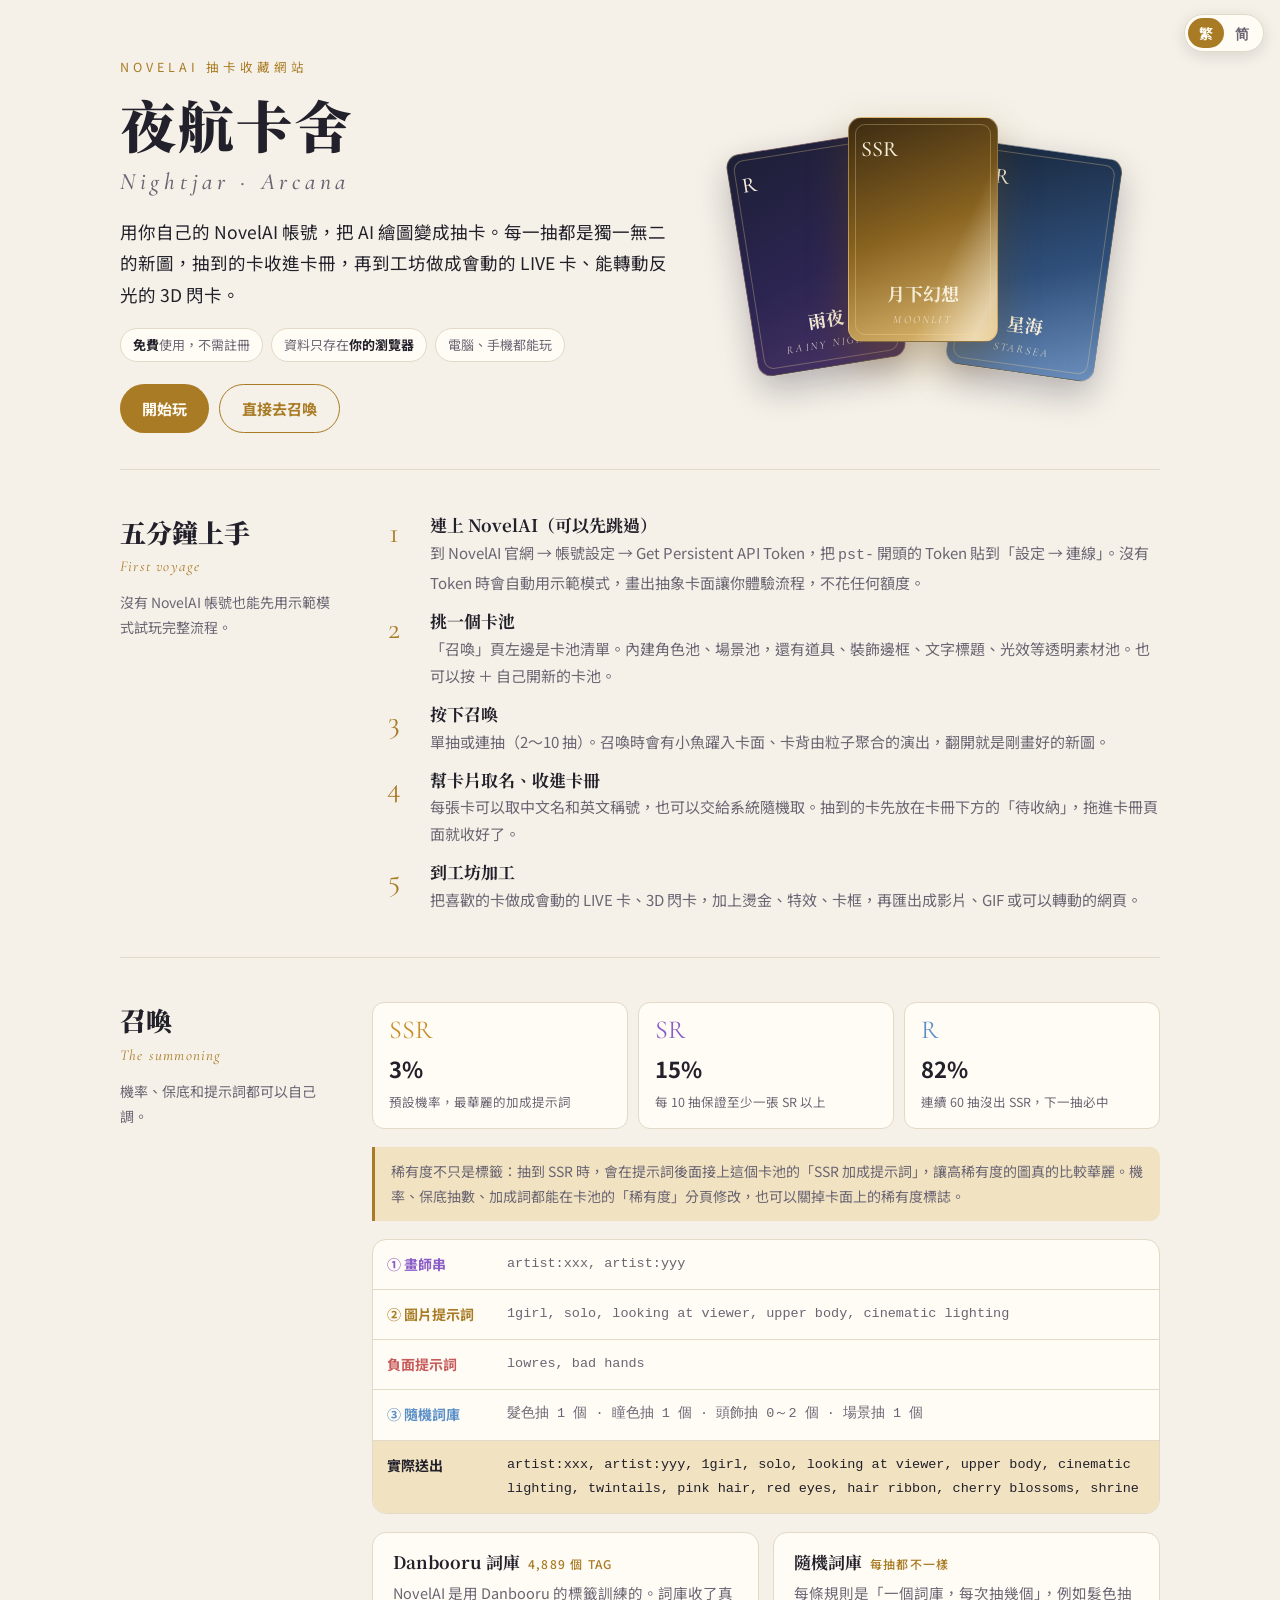
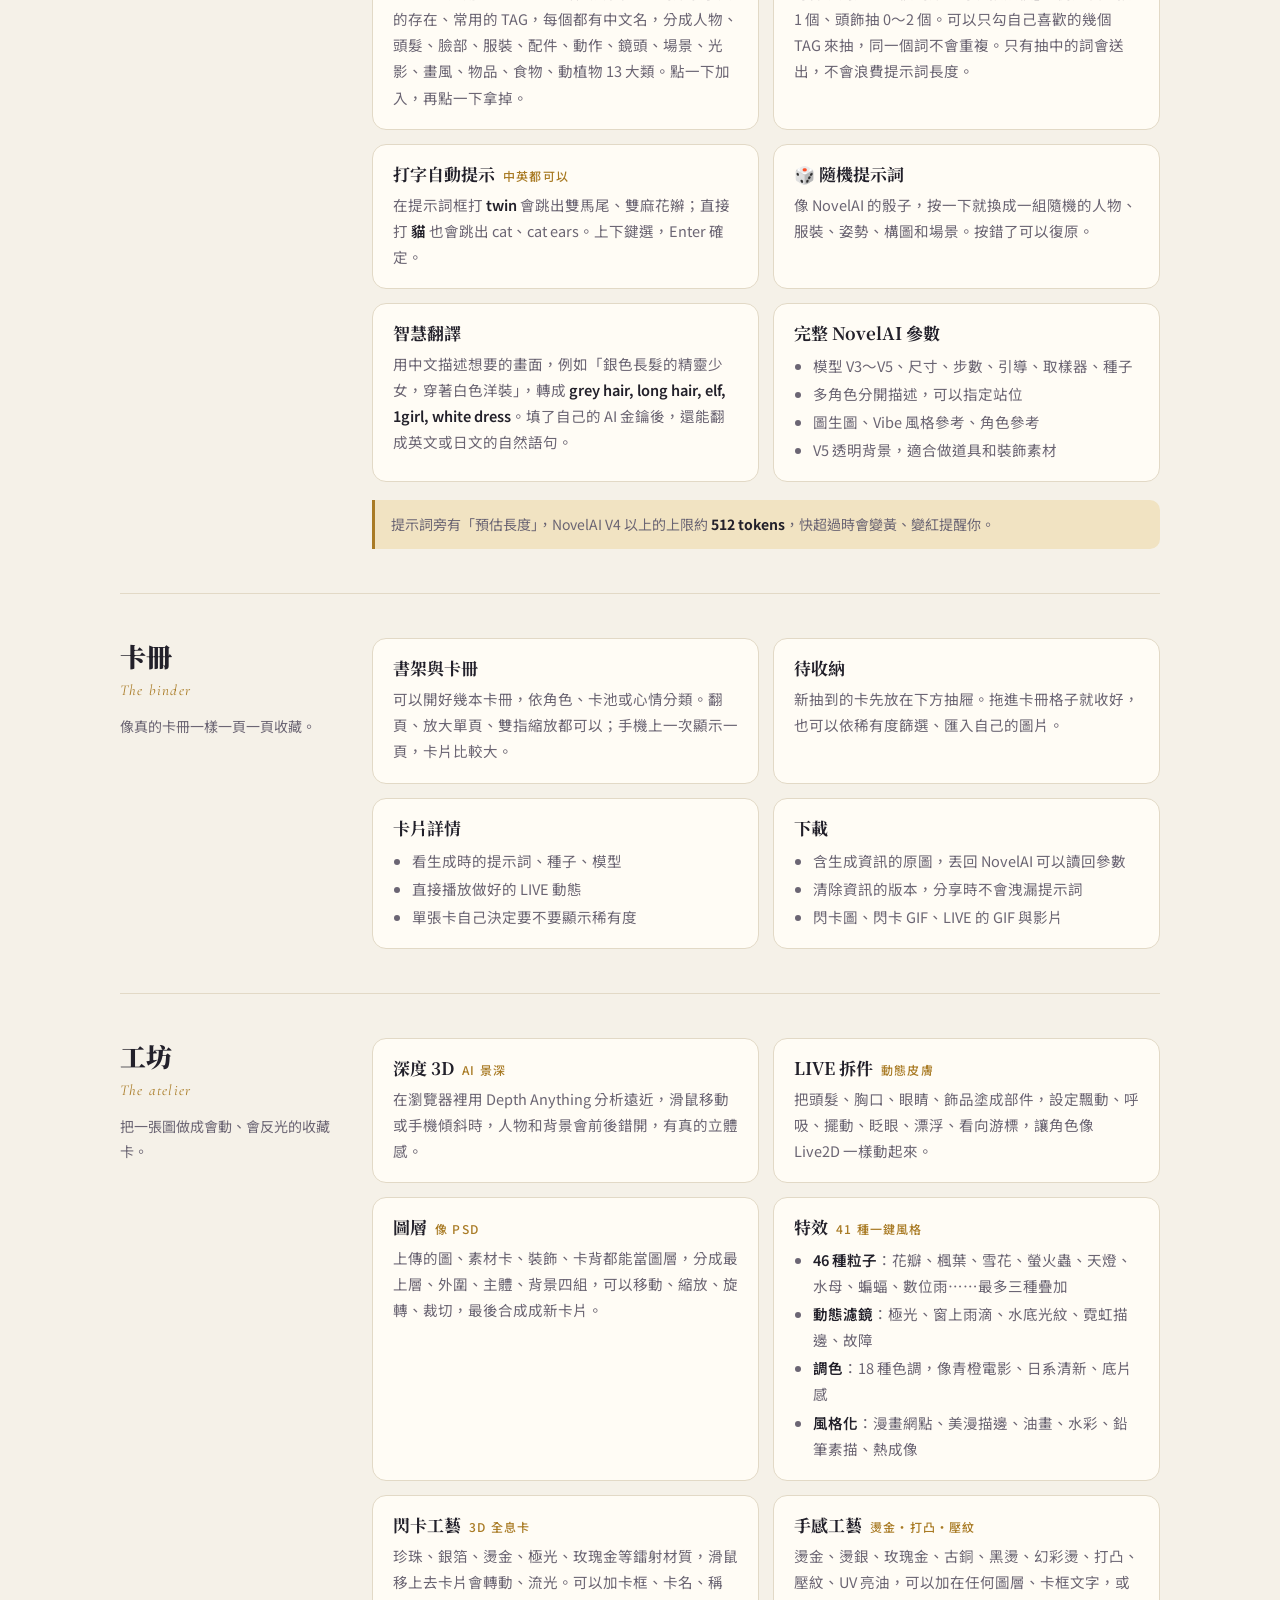
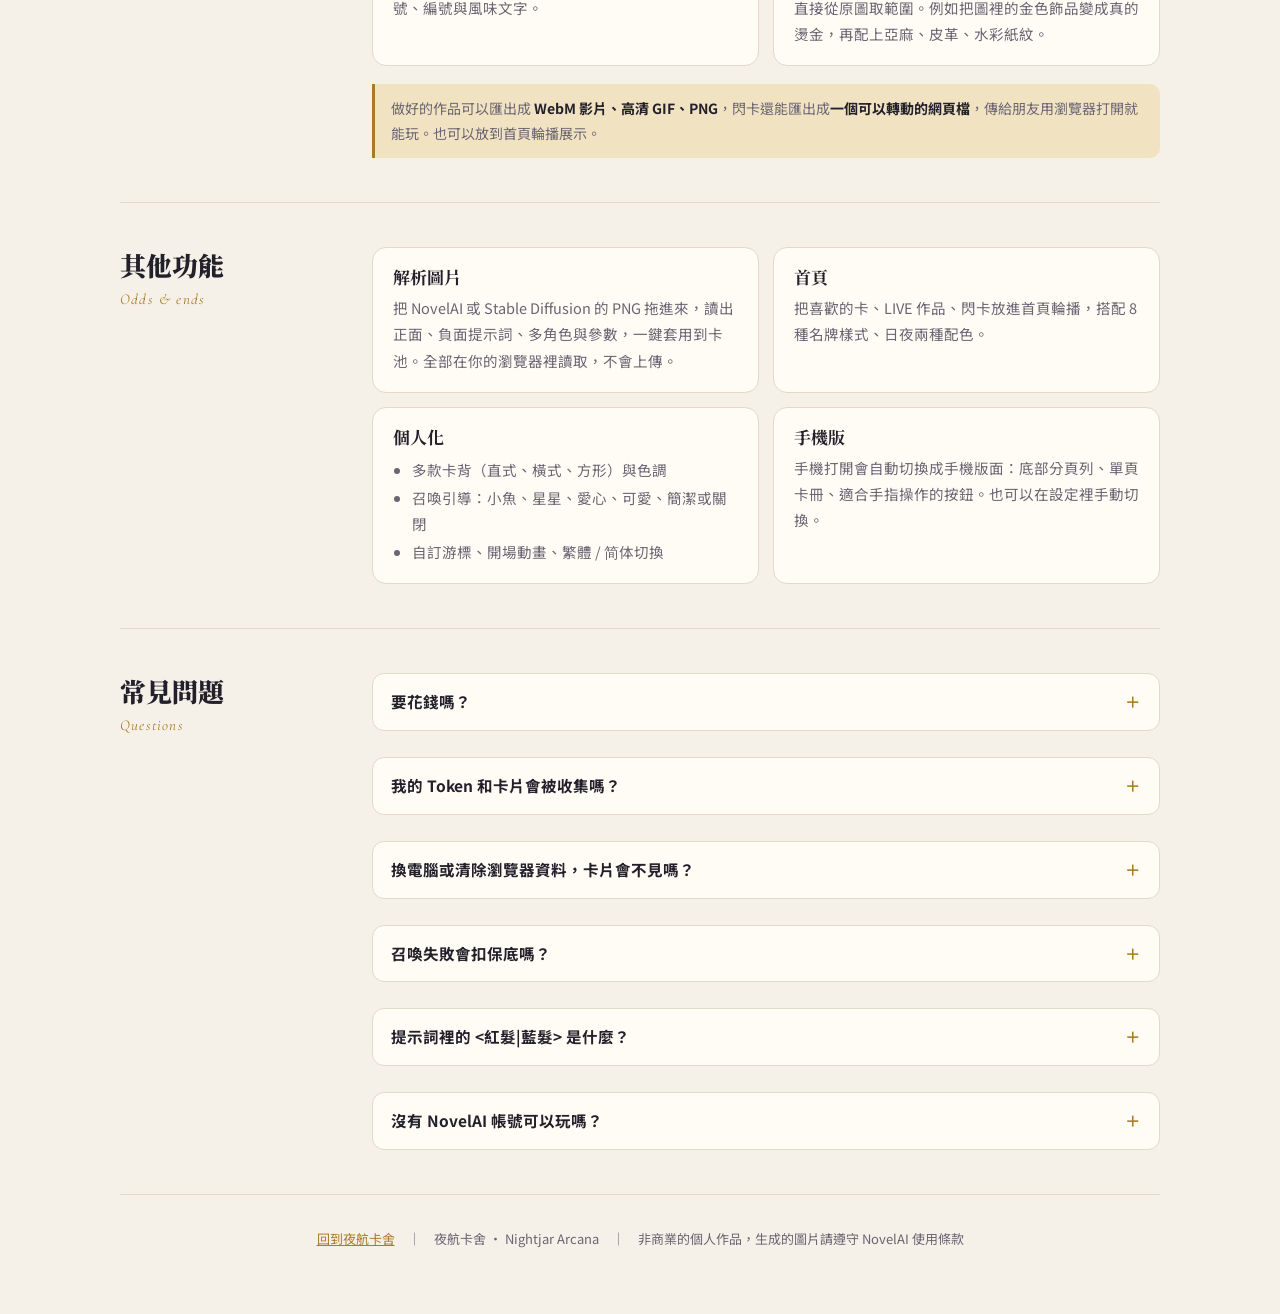
<file: web/guide.html>
<!doctype html>
<html lang="zh-Hant">
<head>
<meta charset="utf-8">
<meta name="viewport" content="width=device-width, initial-scale=1, viewport-fit=cover">
<meta name="description" content="夜航卡舍：用自己的 NovelAI 帳號玩 AI 抽卡，收藏卡冊、做 LIVE 動態卡與 3D 閃卡。功能介紹與玩法。">
<link rel="icon" href="data:image/svg+xml,%3Csvg xmlns='http://www.w3.org/2000/svg' viewBox='0 0 100 100'%3E%3Ccircle cx='50' cy='50' r='46' fill='%23c49a50'/%3E%3Cpath d='M36 68V34l28 34V34' fill='none' stroke='%236e5221' stroke-width='8' stroke-linecap='round' stroke-linejoin='round'/%3E%3C/svg%3E">
<title>夜航卡舍 玩法指南</title>
<style>
body { margin: 0; }
img { max-width: 100%; }
[hidden] { display: none !important; }
:root { padding-top: env(safe-area-inset-top, 0px); padding-bottom: env(safe-area-inset-bottom, 0px); }
.cta { display: flex; flex-wrap: wrap; gap: 10px; margin-top: 22px; }
.go { display: inline-flex; align-items: center; padding: 10px 22px; border-radius: 99px; background: var(--gold); color: var(--paper); font-weight: 700; text-decoration: none; font-size: 15px; }
.go.ghost { background: none; color: var(--gold); border: 1px solid var(--gold); }
.go:hover { filter: brightness(1.08); }
.go:focus-visible { outline: 2px solid var(--accent); outline-offset: 3px; }
footer a { color: var(--gold); }
</style>
</head>
<body>
<link rel="preconnect" href="https://fonts.googleapis.com">
<link rel="preconnect" href="https://fonts.gstatic.com" crossorigin>
<link rel="stylesheet" href="https://fonts.googleapis.com/css2?family=Noto+Serif+TC:wght@500;700;900&family=Noto+Sans+TC:wght@400;500;700&family=Noto+Serif+SC:wght@500;700;900&family=Noto+Sans+SC:wght@400;500;700&family=Cormorant+Garamond:ital,wght@0,500;1,500&display=swap">
<style>
/* 版面：像一本收藏卡冊的說明書，左邊標題、右邊內容；手機改成一欄 */
:root {
  --bg: #f5f1e8; --paper: #fffcf5; --ink: #22202a; --muted: #6b6573; --line: #e2d9c6;
  --gold: #a97b25; --gold-soft: #f1e3c2; --accent: #4b4fa8; --ssr: #c8902a; --sr: #8a5cc7; --r: #5a8fc7;
  --f-display: "Noto Serif TC", "Songti TC", serif; --f-body: "Noto Sans TC", "PingFang TC", "Microsoft JhengHei", sans-serif; --f-latin: "Cormorant Garamond", Georgia, serif;
  color-scheme: light;
}
@media (prefers-color-scheme: dark) { :root:not([data-theme="light"]) {
  --bg: #0e0f1a; --paper: #161827; --ink: #ece8f3; --muted: #a29fb3; --line: #2b2d42;
  --gold: #e2bd6e; --gold-soft: #2d2618; --accent: #9da2ff; --ssr: #f0c060; --sr: #c39cf2; --r: #8fbcef; color-scheme: dark; } }
:root[data-theme="dark"] {
  --bg: #0e0f1a; --paper: #161827; --ink: #ece8f3; --muted: #a29fb3; --line: #2b2d42;
  --gold: #e2bd6e; --gold-soft: #2d2618; --accent: #9da2ff; --ssr: #f0c060; --sr: #c39cf2; --r: #8fbcef; color-scheme: dark; }

* { box-sizing: border-box; }
body { background: var(--bg); color: var(--ink); font-family: var(--f-body); font-size: 16px; line-height: 1.8; padding-inline: 20px; padding-block: 0 64px; }
.wrap { max-width: 1040px; margin: 0 auto; }
h1, h2, h3 { font-family: var(--f-display); text-wrap: balance; line-height: 1.35; margin: 0; }
p { margin: 0; }
a { color: var(--accent); }
.latin { font-family: var(--f-latin); font-style: italic; letter-spacing: .08em; }

/* 開頭 */
.hero { padding-block: 56px 36px; display: grid; grid-template-columns: minmax(0, 1.25fr) minmax(0, 1fr); gap: 36px; align-items: center; border-bottom: 1px solid var(--line); }
.eyebrow { font-size: 12.5px; letter-spacing: .32em; color: var(--gold); text-transform: uppercase; }
.hero h1 { font-size: clamp(34px, 6vw, 56px); font-weight: 900; margin-top: 8px; letter-spacing: .04em; }
.hero h1 small { display: block; font-family: var(--f-latin); font-style: italic; font-weight: 500; font-size: .42em; color: var(--muted); letter-spacing: .2em; margin-top: 4px; }
.hero .lead { margin-top: 18px; font-size: 17.5px; color: var(--ink); max-width: 34em; }
.hero .meta { margin-top: 18px; display: flex; flex-wrap: wrap; gap: 8px; }
.pill { font-size: 13px; padding: 4px 12px; border-radius: 99px; border: 1px solid var(--line); background: var(--paper); color: var(--muted); }
.pill b { color: var(--ink); font-weight: 700; }

/* 開頭右邊：三張示意卡 */
.deck { position: relative; height: 270px; }
.card { position: absolute; width: 150px; aspect-ratio: 2 / 3; border-radius: 14px; padding: 12px; display: flex; flex-direction: column; justify-content: space-between;
  background: linear-gradient(160deg, #1d1f36, #2c2552 55%, #4a3466); color: #f4ecd8; box-shadow: 0 14px 34px rgba(20, 16, 40, .28); border: 1px solid rgba(255, 220, 150, .35); }
.card::after { content: ""; position: absolute; inset: 6px; border-radius: 10px; border: 1px solid rgba(255, 220, 150, .3); pointer-events: none; }
.card .rar { font-family: var(--f-latin); font-size: 22px; font-weight: 500; }
.card .nm { font-family: var(--f-display); font-size: 18px; font-weight: 700; text-align: center; }
.card .en { font-family: var(--f-latin); font-style: italic; font-size: 11px; letter-spacing: .2em; text-align: center; opacity: .8; }
.card.c1 { left: 6%; top: 34px; transform: rotate(-9deg); }
.card.c2 { left: 30%; top: 8px; z-index: 2; background: linear-gradient(160deg, #3b2a12, #8a6420 50%, #e6c27a); box-shadow: 0 18px 40px rgba(120, 80, 10, .35); }
.card.c3 { left: 55%; top: 40px; transform: rotate(8deg); background: linear-gradient(160deg, #18263b, #2f4f7a 55%, #6c8fbd); }
.card.c2 .shine { position: absolute; inset: 0; border-radius: 14px; background: linear-gradient(115deg, transparent 35%, rgba(255, 255, 255, .45) 48%, transparent 60%); background-size: 250% 100%; animation: shine 4.5s ease-in-out infinite; }
@keyframes shine { 0%, 30% { background-position: 120% 0; } 70%, 100% { background-position: -40% 0; } }
@media (prefers-reduced-motion: reduce) { .card.c2 .shine { animation: none; } }

/* 區塊 */
section { padding-block: 44px; border-bottom: 1px solid var(--line); display: grid; grid-template-columns: 220px minmax(0, 1fr); gap: 32px; }
section > header h2 { font-size: 26px; font-weight: 900; }
section > header .latin { display: block; color: var(--gold); font-size: 15px; margin-top: 4px; }
section > header p { margin-top: 10px; color: var(--muted); font-size: 14px; }
.body { min-width: 0; display: flex; flex-direction: column; gap: 18px; }

/* 開始玩：真的有順序 */
.steps { list-style: none; margin: 0; padding: 0; counter-reset: s; display: flex; flex-direction: column; gap: 14px; }
.steps li { counter-increment: s; display: grid; grid-template-columns: 44px minmax(0, 1fr); gap: 14px; align-items: start; }
.steps li::before { content: counter(s); font-family: var(--f-latin); font-size: 30px; line-height: 1; color: var(--gold); text-align: center; padding-top: 4px; }
.steps h3 { font-size: 17px; }
.steps p { color: var(--muted); font-size: 15px; margin-top: 2px; }

/* 功能卡 */
.grid { display: grid; grid-template-columns: repeat(2, minmax(0, 1fr)); gap: 14px; }
.feat { background: var(--paper); border: 1px solid var(--line); border-radius: 14px; padding: 18px 20px; min-width: 0; }
.feat h3 { font-size: 17px; display: flex; align-items: baseline; gap: 8px; flex-wrap: wrap; }
.feat h3 span { font-family: var(--f-body); font-size: 12px; font-weight: 500; color: var(--gold); letter-spacing: .1em; }
.feat p, .feat li { font-size: 14.5px; color: var(--muted); }
.feat p { margin-top: 6px; }
.feat ul { margin: 8px 0 0; padding-left: 1.2em; }
.feat li + li { margin-top: 2px; }
.feat b { color: var(--ink); font-weight: 600; }

/* 稀有度表 */
.rates { display: grid; grid-template-columns: repeat(3, minmax(0, 1fr)); gap: 10px; }
.rate { border-radius: 12px; padding: 14px 16px; background: var(--paper); border: 1px solid var(--line); }
.rate .tag { font-family: var(--f-latin); font-size: 26px; line-height: 1; }
.rate .pct { font-variant-numeric: tabular-nums; font-size: 22px; font-weight: 700; margin-top: 6px; }
.rate small { display: block; color: var(--muted); font-size: 12.5px; margin-top: 2px; }
.rate.ssr .tag { color: var(--ssr); } .rate.sr .tag { color: var(--sr); } .rate.r .tag { color: var(--r); }
.note { font-size: 14px; color: var(--muted); padding: 12px 16px; border-left: 3px solid var(--gold); background: var(--gold-soft); border-radius: 0 10px 10px 0; }
.note b { color: var(--ink); }

/* 提示詞示意 */
.prompt { background: var(--paper); border: 1px solid var(--line); border-radius: 14px; overflow: hidden; }
.prompt .row { display: grid; grid-template-columns: 120px minmax(0, 1fr); border-top: 1px solid var(--line); }
.prompt .row:first-child { border-top: 0; }
.prompt .k { padding: 12px 14px; font-weight: 700; font-size: 14px; }
.prompt .v { padding: 12px 14px; font-family: ui-monospace, "SFMono-Regular", Menlo, Consolas, monospace; font-size: 13.5px; color: var(--muted); overflow-x: auto; white-space: nowrap; }
.prompt .z1 .k { color: var(--sr); } .prompt .z2 .k { color: var(--gold); } .prompt .z3 .k { color: var(--r); } .prompt .zn .k { color: #c75a5a; }
.prompt .out { background: var(--gold-soft); }
.prompt .out .v { color: var(--ink); white-space: normal; }

/* 常見問題 */
details { background: var(--paper); border: 1px solid var(--line); border-radius: 12px; padding: 0 18px; }
details + details { margin-top: 8px; }
summary { cursor: pointer; padding: 14px 0; font-weight: 700; font-size: 15.5px; list-style: none; display: flex; justify-content: space-between; gap: 12px; }
summary::-webkit-details-marker { display: none; }
summary::after { content: "＋"; color: var(--gold); flex: none; }
details[open] summary::after { content: "－"; }
details p { padding-bottom: 14px; color: var(--muted); font-size: 14.5px; }
summary:focus-visible { outline: 2px solid var(--accent); outline-offset: 3px; border-radius: 6px; }

footer { padding-top: 32px; text-align: center; color: var(--muted); font-size: 13px; }

@media (max-width: 760px) {
  .hero { grid-template-columns: 1fr; padding-block: 36px 28px; }
  .deck { height: 240px; max-width: 360px; }
  .card { width: 128px; }
  section { grid-template-columns: 1fr; gap: 18px; padding-block: 34px; }
  .grid { grid-template-columns: 1fr; }
  .rates { grid-template-columns: 1fr; }
  .prompt .row { grid-template-columns: 1fr; }
  .prompt .k { padding-bottom: 0; }
}
</style>

<div class="wrap">
  <header class="hero">
    <div>
      <div class="eyebrow">NovelAI 抽卡收藏網站</div>
      <h1>夜航卡舍<small>Nightjar · Arcana</small></h1>
      <p class="lead">用你自己的 NovelAI 帳號，把 AI 繪圖變成抽卡。每一抽都是獨一無二的新圖，抽到的卡收進卡冊，再到工坊做成會動的 LIVE 卡、能轉動反光的 3D 閃卡。</p>
      <div class="meta">
        <span class="pill"><b>免費</b>使用，不需註冊</span>
        <span class="pill">資料只存在<b>你的瀏覽器</b></span>
        <span class="pill">電腦、手機都能玩</span>
      </div>
      <div class="cta"><a class="go" href="./">開始玩</a><a class="go ghost" href="./#gacha">直接去召喚</a></div>
    </div>
    <div class="deck" aria-hidden="true">
      <div class="card c1"><span class="rar">R</span><div><div class="nm">雨夜</div><div class="en">RAINY NIGHT</div></div></div>
      <div class="card c2"><span class="shine"></span><span class="rar">SSR</span><div><div class="nm">月下幻想</div><div class="en">MOONLIT</div></div></div>
      <div class="card c3"><span class="rar">SR</span><div><div class="nm">星海</div><div class="en">STARSEA</div></div></div>
    </div>
  </header>

  <section id="start">
    <header><h2>五分鐘上手</h2><span class="latin">First voyage</span><p>沒有 NovelAI 帳號也能先用示範模式試玩完整流程。</p></header>
    <div class="body">
      <ol class="steps">
        <li><div><h3>連上 NovelAI（可以先跳過）</h3><p>到 NovelAI 官網 → 帳號設定 → Get Persistent API Token，把 <code>pst-</code> 開頭的 Token 貼到「設定 → 連線」。沒有 Token 時會自動用示範模式，畫出抽象卡面讓你體驗流程，不花任何額度。</p></div></li>
        <li><div><h3>挑一個卡池</h3><p>「召喚」頁左邊是卡池清單。內建角色池、場景池，還有道具、裝飾邊框、文字標題、光效等透明素材池。也可以按 ＋ 自己開新的卡池。</p></div></li>
        <li><div><h3>按下召喚</h3><p>單抽或連抽（2～10 抽）。召喚時會有小魚躍入卡面、卡背由粒子聚合的演出，翻開就是剛畫好的新圖。</p></div></li>
        <li><div><h3>幫卡片取名、收進卡冊</h3><p>每張卡可以取中文名和英文稱號，也可以交給系統隨機取。抽到的卡先放在卡冊下方的「待收納」，拖進卡冊頁面就收好了。</p></div></li>
        <li><div><h3>到工坊加工</h3><p>把喜歡的卡做成會動的 LIVE 卡、3D 閃卡，加上燙金、特效、卡框，再匯出成影片、GIF 或可以轉動的網頁。</p></div></li>
      </ol>
    </div>
  </section>

  <section id="gacha">
    <header><h2>召喚</h2><span class="latin">The summoning</span><p>機率、保底和提示詞都可以自己調。</p></header>
    <div class="body">
      <div class="rates">
        <div class="rate ssr"><div class="tag">SSR</div><div class="pct">3%</div><small>預設機率，最華麗的加成提示詞</small></div>
        <div class="rate sr"><div class="tag">SR</div><div class="pct">15%</div><small>每 10 抽保證至少一張 SR 以上</small></div>
        <div class="rate r"><div class="tag">R</div><div class="pct">82%</div><small>連續 60 抽沒出 SSR，下一抽必中</small></div>
      </div>
      <p class="note">稀有度不只是標籤：抽到 SSR 時，會在提示詞後面接上這個卡池的「SSR 加成提示詞」，讓高稀有度的圖真的比較華麗。機率、保底抽數、加成詞都能在卡池的「稀有度」分頁修改，也可以關掉卡面上的稀有度標誌。</p>

      <div class="prompt" aria-label="提示詞組成示意">
        <div class="row z1"><div class="k">① 畫師串</div><div class="v">artist:xxx, artist:yyy</div></div>
        <div class="row z2"><div class="k">② 圖片提示詞</div><div class="v">1girl, solo, looking at viewer, upper body, cinematic lighting</div></div>
        <div class="row zn"><div class="k">負面提示詞</div><div class="v">lowres, bad hands</div></div>
        <div class="row z3"><div class="k">③ 隨機詞庫</div><div class="v">髮色抽 1 個 · 瞳色抽 1 個 · 頭飾抽 0～2 個 · 場景抽 1 個</div></div>
        <div class="row out"><div class="k">實際送出</div><div class="v">artist:xxx, artist:yyy, 1girl, solo, looking at viewer, upper body, cinematic lighting, twintails, pink hair, red eyes, hair ribbon, cherry blossoms, shrine</div></div>
      </div>

      <div class="grid">
        <div class="feat"><h3>Danbooru 詞庫 <span>4,889 個 TAG</span></h3><p>NovelAI 是用 Danbooru 的標籤訓練的。詞庫收了真的存在、常用的 TAG，每個都有中文名，分成人物、頭髮、臉部、服裝、配件、動作、鏡頭、場景、光影、畫風、物品、食物、動植物 13 大類。點一下加入，再點一下拿掉。</p></div>
        <div class="feat"><h3>隨機詞庫 <span>每抽都不一樣</span></h3><p>每條規則是「一個詞庫，每次抽幾個」，例如髮色抽 1 個、頭飾抽 0～2 個。可以只勾自己喜歡的幾個 TAG 來抽，同一個詞不會重複。只有抽中的詞會送出，不會浪費提示詞長度。</p></div>
        <div class="feat"><h3>打字自動提示 <span>中英都可以</span></h3><p>在提示詞框打 <b>twin</b> 會跳出雙馬尾、雙麻花辮；直接打 <b>貓</b> 也會跳出 cat、cat ears。上下鍵選，Enter 確定。</p></div>
        <div class="feat"><h3>🎲 隨機提示詞</h3><p>像 NovelAI 的骰子，按一下就換成一組隨機的人物、服裝、姿勢、構圖和場景。按錯了可以復原。</p></div>
        <div class="feat"><h3>智慧翻譯</h3><p>用中文描述想要的畫面，例如「銀色長髮的精靈少女，穿著白色洋裝」，轉成 <b>grey hair, long hair, elf, 1girl, white dress</b>。填了自己的 AI 金鑰後，還能翻成英文或日文的自然語句。</p></div>
        <div class="feat"><h3>完整 NovelAI 參數</h3><ul><li>模型 V3～V5、尺寸、步數、引導、取樣器、種子</li><li>多角色分開描述，可以指定站位</li><li>圖生圖、Vibe 風格參考、角色參考</li><li>V5 透明背景，適合做道具和裝飾素材</li></ul></div>
      </div>
      <p class="note">提示詞旁有「預估長度」，NovelAI V4 以上的上限約 <b>512 tokens</b>，快超過時會變黃、變紅提醒你。</p>
    </div>
  </section>

  <section id="album">
    <header><h2>卡冊</h2><span class="latin">The binder</span><p>像真的卡冊一樣一頁一頁收藏。</p></header>
    <div class="body">
      <div class="grid">
        <div class="feat"><h3>書架與卡冊</h3><p>可以開好幾本卡冊，依角色、卡池或心情分類。翻頁、放大單頁、雙指縮放都可以；手機上一次顯示一頁，卡片比較大。</p></div>
        <div class="feat"><h3>待收納</h3><p>新抽到的卡先放在下方抽屜。拖進卡冊格子就收好，也可以依稀有度篩選、匯入自己的圖片。</p></div>
        <div class="feat"><h3>卡片詳情</h3><ul><li>看生成時的提示詞、種子、模型</li><li>直接播放做好的 LIVE 動態</li><li>單張卡自己決定要不要顯示稀有度</li></ul></div>
        <div class="feat"><h3>下載</h3><ul><li>含生成資訊的原圖，丟回 NovelAI 可以讀回參數</li><li>清除資訊的版本，分享時不會洩漏提示詞</li><li>閃卡圖、閃卡 GIF、LIVE 的 GIF 與影片</li></ul></div>
      </div>
    </div>
  </section>

  <section id="workshop">
    <header><h2>工坊</h2><span class="latin">The atelier</span><p>把一張圖做成會動、會反光的收藏卡。</p></header>
    <div class="body">
      <div class="grid">
        <div class="feat"><h3>深度 3D <span>AI 景深</span></h3><p>在瀏覽器裡用 Depth Anything 分析遠近，滑鼠移動或手機傾斜時，人物和背景會前後錯開，有真的立體感。</p></div>
        <div class="feat"><h3>LIVE 拆件 <span>動態皮膚</span></h3><p>把頭髮、胸口、眼睛、飾品塗成部件，設定飄動、呼吸、擺動、眨眼、漂浮、看向游標，讓角色像 Live2D 一樣動起來。</p></div>
        <div class="feat"><h3>圖層 <span>像 PSD</span></h3><p>上傳的圖、素材卡、裝飾、卡背都能當圖層，分成最上層、外圍、主體、背景四組，可以移動、縮放、旋轉、裁切，最後合成成新卡片。</p></div>
        <div class="feat"><h3>特效 <span>41 種一鍵風格</span></h3><ul><li><b>46 種粒子</b>：花瓣、楓葉、雪花、螢火蟲、天燈、水母、蝙蝠、數位雨……最多三種疊加</li><li><b>動態濾鏡</b>：極光、窗上雨滴、水底光紋、霓虹描邊、故障</li><li><b>調色</b>：18 種色調，像青橙電影、日系清新、底片感</li><li><b>風格化</b>：漫畫網點、美漫描邊、油畫、水彩、鉛筆素描、熱成像</li></ul></div>
        <div class="feat"><h3>閃卡工藝 <span>3D 全息卡</span></h3><p>珍珠、銀箔、燙金、極光、玫瑰金等鐳射材質，滑鼠移上去卡片會轉動、流光。可以加卡框、卡名、稱號、編號與風味文字。</p></div>
        <div class="feat"><h3>手感工藝 <span>燙金・打凸・壓紋</span></h3><p>燙金、燙銀、玫瑰金、古銅、黑燙、幻彩燙、打凸、壓紋、UV 亮油，可以加在任何圖層、卡框文字，或直接從原圖取範圍。例如把圖裡的金色飾品變成真的燙金，再配上亞麻、皮革、水彩紙紋。</p></div>
      </div>
      <p class="note">做好的作品可以匯出成 <b>WebM 影片、高清 GIF、PNG</b>，閃卡還能匯出成<b>一個可以轉動的網頁檔</b>，傳給朋友用瀏覽器打開就能玩。也可以放到首頁輪播展示。</p>
    </div>
  </section>

  <section id="more">
    <header><h2>其他功能</h2><span class="latin">Odds &amp; ends</span></header>
    <div class="body">
      <div class="grid">
        <div class="feat"><h3>解析圖片</h3><p>把 NovelAI 或 Stable Diffusion 的 PNG 拖進來，讀出正面、負面提示詞、多角色與參數，一鍵套用到卡池。全部在你的瀏覽器裡讀取，不會上傳。</p></div>
        <div class="feat"><h3>首頁</h3><p>把喜歡的卡、LIVE 作品、閃卡放進首頁輪播，搭配 8 種名牌樣式、日夜兩種配色。</p></div>
        <div class="feat"><h3>個人化</h3><ul><li>多款卡背（直式、橫式、方形）與色調</li><li>召喚引導：小魚、星星、愛心、可愛、簡潔或關閉</li><li>自訂游標、開場動畫、繁體 / 简体切換</li></ul></div>
        <div class="feat"><h3>手機版</h3><p>手機打開會自動切換成手機版面：底部分頁列、單頁卡冊、適合手指操作的按鈕。也可以在設定裡手動切換。</p></div>
      </div>
    </div>
  </section>

  <section id="faq">
    <header><h2>常見問題</h2><span class="latin">Questions</span></header>
    <div class="body">
      <details><summary>要花錢嗎？</summary><p>網站本身免費。生圖用的是你自己的 NovelAI 帳號：Opus 方案在 1024×1024 以內（含 832×1216）、步數 28 以下時不扣 Anlas，其他情況依 NovelAI 的規則計算。連抽前會先提醒你會送出幾次請求。</p></details>
      <details><summary>我的 Token 和卡片會被收集嗎？</summary><p>不會。Token 只存在你自己的瀏覽器；線上版生成時會經過中繼原封不動轉給 NovelAI，中繼不保存、不記錄任何東西。卡片、圖片、卡冊都只存在你的瀏覽器。</p></details>
      <details><summary>換電腦或清除瀏覽器資料，卡片會不見嗎？</summary><p>會，因為資料只存在這個瀏覽器。到「設定 → 資料」匯出備份檔，換電腦後再匯入就能完整搬過去。備份檔不會包含你的 Token 和金鑰。</p></details>
      <details><summary>召喚失敗會扣保底嗎？</summary><p>不會。任何一抽失敗會立刻停下、不自動重試，失敗那一抽也不計入抽數與保底。</p></details>
      <details><summary>提示詞裡的 &lt;紅髮|藍髮&gt; 是什麼？</summary><p>舊式的隨機寫法：召喚前就在你的瀏覽器裡挑好其中一個，NovelAI 只會收到挑中的詞。現在建議改用「③ 隨機詞庫」，可以一鍵轉換，比較好管理。</p></details>
      <details><summary>沒有 NovelAI 帳號可以玩嗎？</summary><p>可以用示範模式體驗召喚、卡冊、工坊的所有流程，卡面會是程式畫的抽象圖。工坊也可以上傳你自己的圖片來加工。</p></details>
    </div>
  </section>

  <footer><a href="./">回到夜航卡舍</a>　｜　夜航卡舍 · Nightjar Arcana　｜　非商業的個人作品，生成的圖片請遵守 NovelAI 使用條款</footer>
</div>

<!-- hans-toggle -->
<style>
:root[lang="zh-Hans"] { --f-display: "Noto Serif SC", "Noto Serif TC", "Songti SC", serif; --f-body: "Noto Sans SC", "Noto Sans TC", "PingFang SC", "Microsoft YaHei", sans-serif; }
.lang-toggle { position: fixed; top: calc(14px + env(safe-area-inset-top, 0px)); right: 16px; z-index: 10; display: flex; padding: 3px; border-radius: 99px; background: var(--paper); border: 1px solid var(--line); box-shadow: 0 4px 16px rgba(20, 16, 40, .12); }
.lang-toggle button { border: 0; background: none; color: var(--muted); font-family: var(--f-body); font-size: 14px; font-weight: 700; width: 36px; height: 30px; border-radius: 99px; cursor: pointer; }
.lang-toggle button[aria-pressed="true"] { background: var(--gold); color: var(--paper); }
.lang-toggle button:focus-visible { outline: 2px solid var(--accent); outline-offset: 2px; }
</style>
<div class="lang-toggle" role="group" aria-label="繁體 / 简体"><button id="lang-hant" data-l="hant" aria-pressed="true">繁</button><button id="lang-hans" data-l="hans" aria-pressed="false">简</button></div>
<script>
(() => {
  const MAP = {"丟":"丢","亞":"亚","來":"来","個":"个","備":"备","傳":"传","傾":"倾","內":"内","兩":"两","冊":"册","則":"则","剛":"刚","動":"动","勢":"势","匯":"汇","區":"区","參":"参","問":"问","喚":"唤","單":"单","嗎":"吗","圍":"围","圖":"图","場":"场","塊":"块","塗":"涂","壓":"压","實":"实","寫":"写","導":"导","屜":"屉","層":"层","師":"师","帳":"帐","幫":"帮","幾":"几","庫":"库","張":"张","後":"后","從":"从","復":"复","愛":"爱","態":"态","換":"换","擺":"摆","敗":"败","數":"数","時":"时","書":"书","會":"会","東":"东","條":"条","楓":"枫","業":"业","極":"极","構":"构","標":"标","樣":"样","機":"机","橫":"横","檔":"档","欄":"栏","歡":"欢","決":"决","沒":"没","況":"况","洩":"泄","潔":"洁","濾":"滤","瀏":"浏","為":"为","無":"无","熱":"热","燈":"灯","燙":"烫","獨":"独","現":"现","畫":"画","當":"当","疊":"叠","確":"确","種":"种","稱":"称","筆":"笔","範":"范","篩":"筛","簡":"简","籤":"签","約":"约","紅":"红","紋":"纹","納":"纳","紙":"纸","組":"组","給":"给","統":"统","經":"经","網":"网","線":"线","編":"编","練":"练","縮":"缩","繪":"绘","繼":"继","續":"续","腦":"脑","膚":"肤","臉":"脸","與":"与","舊":"旧","華":"华","葉":"叶","著":"着","藍":"蓝","藝":"艺","號":"号","螢":"萤","蟲":"虫","裝":"装","裡":"里","複":"复","見":"见","規":"规","覽":"览","訂":"订","計":"计","訊":"讯","訓":"训","記":"记","設":"设","註":"注","詞":"词","試":"试","詳":"详","誌":"志","語":"语","說":"说","調":"调","請":"请","證":"证","譯":"译","議":"议","讀":"读","變":"变","讓":"让","貓":"猫","負":"负","費":"费","貼":"贴","資":"资","質":"质","躍":"跃","較":"较","載":"载","輪":"轮","轉":"转","辮":"辫","這":"这","連":"连","進":"进","過":"过","遠":"远","適":"适","選":"选","還":"还","邊":"边","鈕":"钮","鉛":"铅","銀":"银","銅":"铜","錄":"录","錢":"钱","錯":"错","鍵":"键","鏡":"镜","鐘":"钟","鐳":"镭","鑰":"钥","長":"长","閃":"闪","閉":"闭","開":"开","關":"关","際":"际","隨":"随","雙":"双","電":"电","靈":"灵","頁":"页","順":"顺","預":"预","頭":"头","題":"题","額":"额","類":"类","顯":"显","風":"风","飄":"飘","飾":"饰","馬":"马","驗":"验","體":"体","髮":"发","魚":"鱼","麗":"丽","麼":"么","黃":"黄","點":"点"};
  const PH = [["資訊","信息"],["游標","光标"],["內建","内置"],["線上","在线"],["金鑰","密钥"],["匯入","导入"],["匯出","导出"],["打開","打开"],["取樣","采样"],["數位","数字"],["資料","数据"],["文字","文字"],["智慧","智能"],["鐳射","镭射"],["程式","程序"],["預設","默认"],["影片","视频"],["設定","设置"],["連線","连接"],["滑鼠","鼠标"],["機率","概率"],["上傳","上传"],["下載","下载"],["帳號","账号"]];
  const re = PH.length ? new RegExp(PH.map(([k]) => k.replace(/[.*+?^${}()|[\]\\]/g, '\\$&')).join('|'), 'g') : null;
  const phm = new Map(PH);
  const toHans = s => { if (re) s = s.replace(re, m => phm.get(m) || m); let o = ''; for (const c of s) o += MAP[c] || c; return o; };
  const orig = new Map(), origTitle = document.title;
  const nodes = () => { const out = [], w = document.createTreeWalker(document.body, NodeFilter.SHOW_TEXT); for (let n = w.nextNode(); n; n = w.nextNode()) if (!n.parentElement.closest('script, style, .lang-toggle')) out.push(n); return out; };
  const ATTR = ['aria-label', 'title'];
  const set = lang => {
    const hans = lang === 'hans';
    for (const n of nodes()) {
      if (!orig.has(n)) orig.set(n, n.nodeValue);
      n.nodeValue = hans ? toHans(orig.get(n)) : orig.get(n);
    }
    document.querySelectorAll(ATTR.map(a => '[' + a + ']').join(',')).forEach(el => {
      if (el.closest('.lang-toggle')) return;
      for (const a of ATTR) { const v = el.getAttribute(a); if (v == null) continue; const k = 'data-orig-' + a; if (!el.hasAttribute(k)) el.setAttribute(k, v); el.setAttribute(a, hans ? toHans(el.getAttribute(k)) : el.getAttribute(k)); }
    });
    document.title = hans ? toHans(origTitle) : origTitle;
    document.documentElement.lang = hans ? 'zh-Hans' : 'zh-Hant';
    document.querySelectorAll('.lang-toggle button').forEach(b => b.setAttribute('aria-pressed', String(b.dataset.l === lang)));
    try { localStorage.setItem('nj-guide-lang', lang); } catch (e) {}
  };
  document.querySelectorAll('.lang-toggle button').forEach(b => b.addEventListener('click', () => set(b.dataset.l)));
  let start = location.hash === '#hans' ? 'hans' : location.hash === '#hant' ? 'hant' : null;
  if (!start) { try { start = localStorage.getItem('nj-guide-lang') || localStorage.getItem('nightjar-lang'); } catch (e) {} }
  if (!start && /^zh-(cn|sg|hans)/i.test(navigator.language || '')) start = 'hans';
  document.documentElement.lang = 'zh-Hant';
  if (start === 'hans') set('hans');
})();
</script>
<!-- /hans-toggle -->
</body>
</html>
</file>
